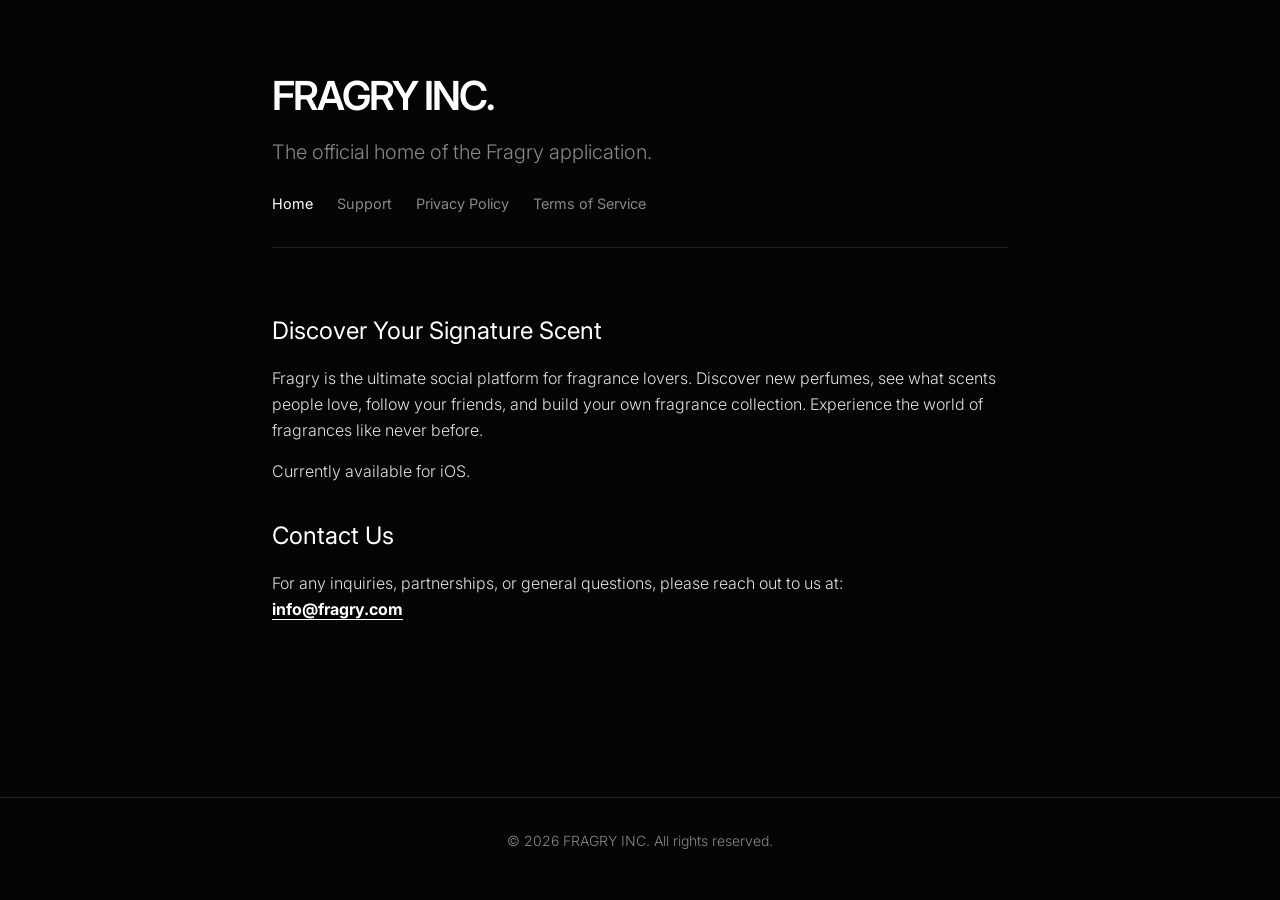
<file: index.html>
<!DOCTYPE html>
<html lang="en">

<head>
    <meta charset="UTF-8">
    <meta name="viewport" content="width=device-width, initial-scale=1.0">
    <title>Fragry - Social Fragrance Discovery</title>
    <meta name="description"
        content="Official website for FRAGRY INC. Discover, review, and share your favorite fragrances with Fragry.">
    <link rel="stylesheet" href="style.css">
</head>

<body>
    <div class="container">
        <header>
            <h1>FRAGRY INC.</h1>
            <p class="lead">The official home of the Fragry application.</p>
            <nav class="nav-links">
                <a href="index.html" style="color: var(--accent-color);">Home</a>
                <a href="support.html">Support</a>
                <a href="privacy.html">Privacy Policy</a>
                <a href="terms.html">Terms of Service</a>
            </nav>
        </header>

        <main class="content-block">
            <h2>Discover Your Signature Scent</h2>
            <p>
                Fragry is the ultimate social platform for fragrance lovers. Discover new perfumes, see what scents
                people love, follow your friends, and build your own fragrance collection. Experience the world of
                fragrances like never before.
            </p>
            <p>
                Currently available for iOS.
            </p>

            <h2>Contact Us</h2>
            <p>
                For any inquiries, partnerships, or general questions, please reach out to us at:<br>
                <strong><a href="mailto:info@fragry.com">info@fragry.com</a></strong>
            </p>
        </main>
    </div>

    <footer>
        <p>&copy; 2026 FRAGRY INC. All rights reserved.</p>
    </footer>
</body>

</html>
</file>
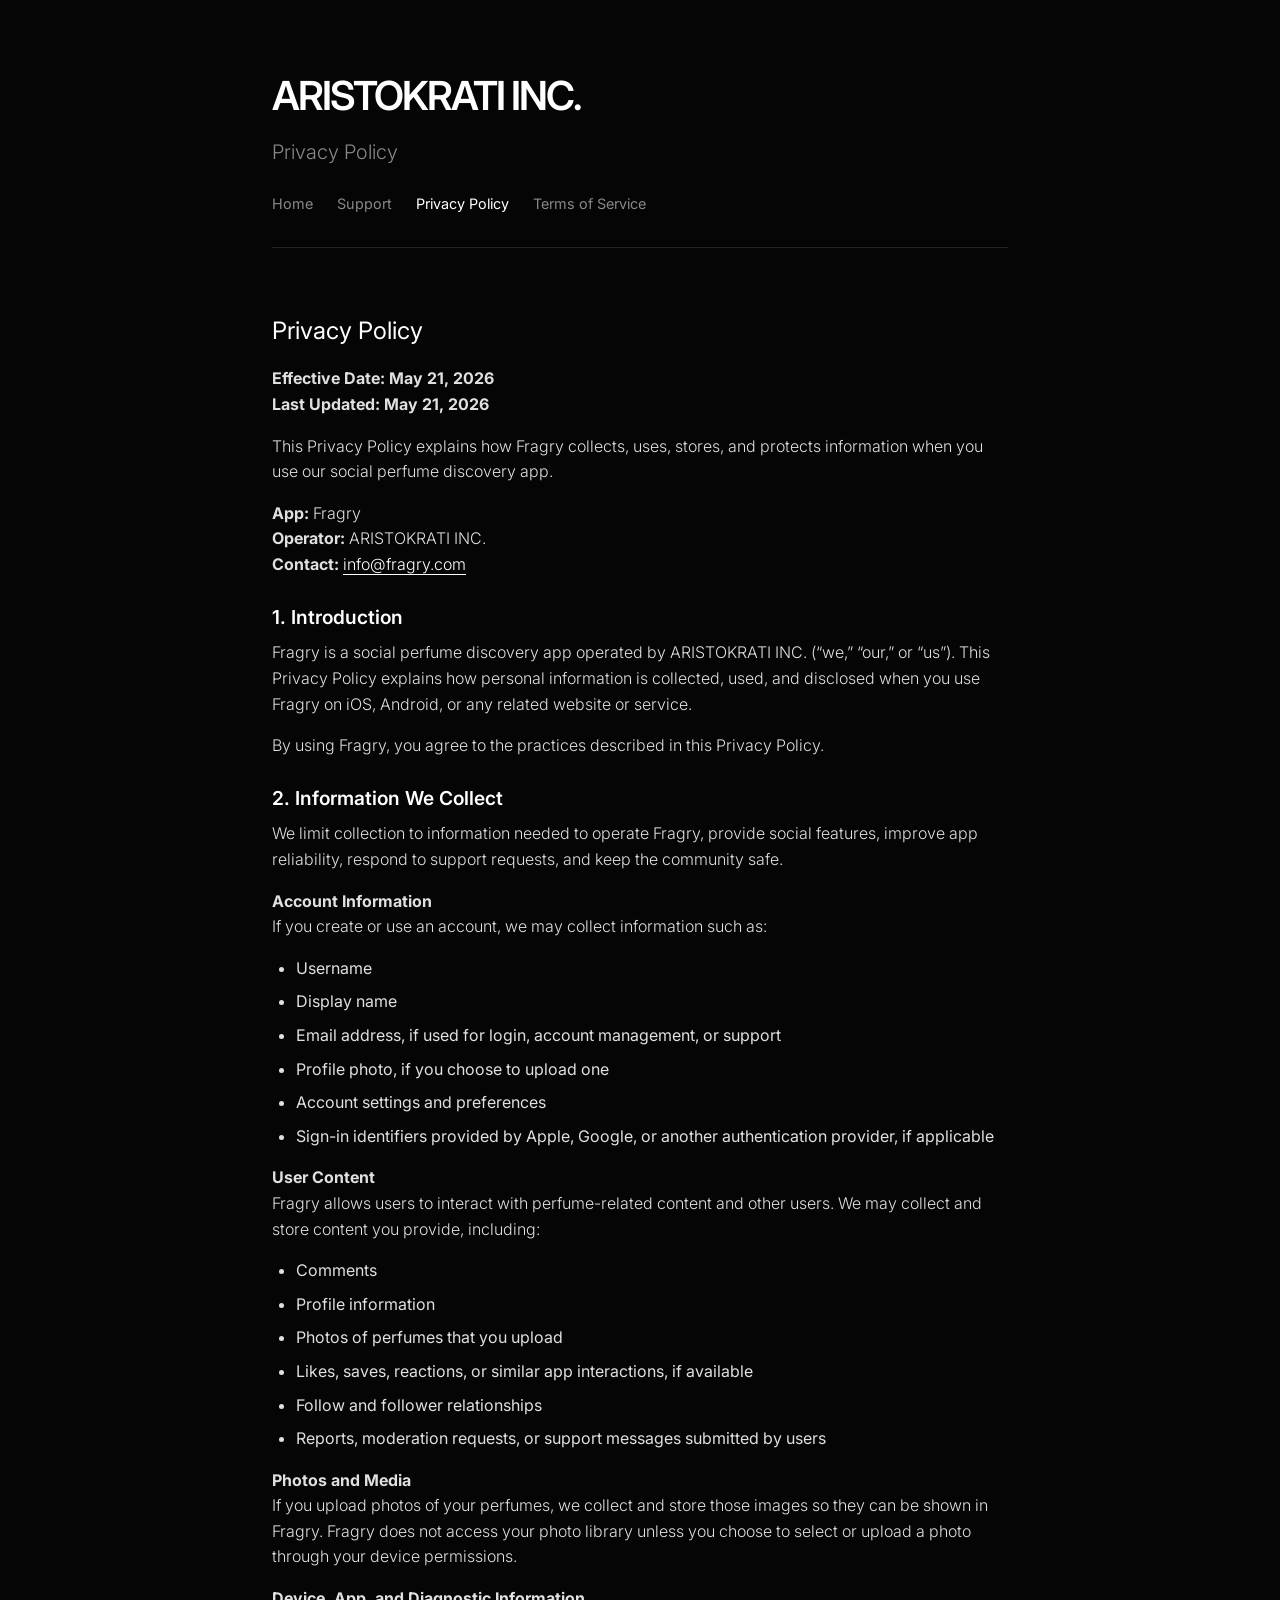
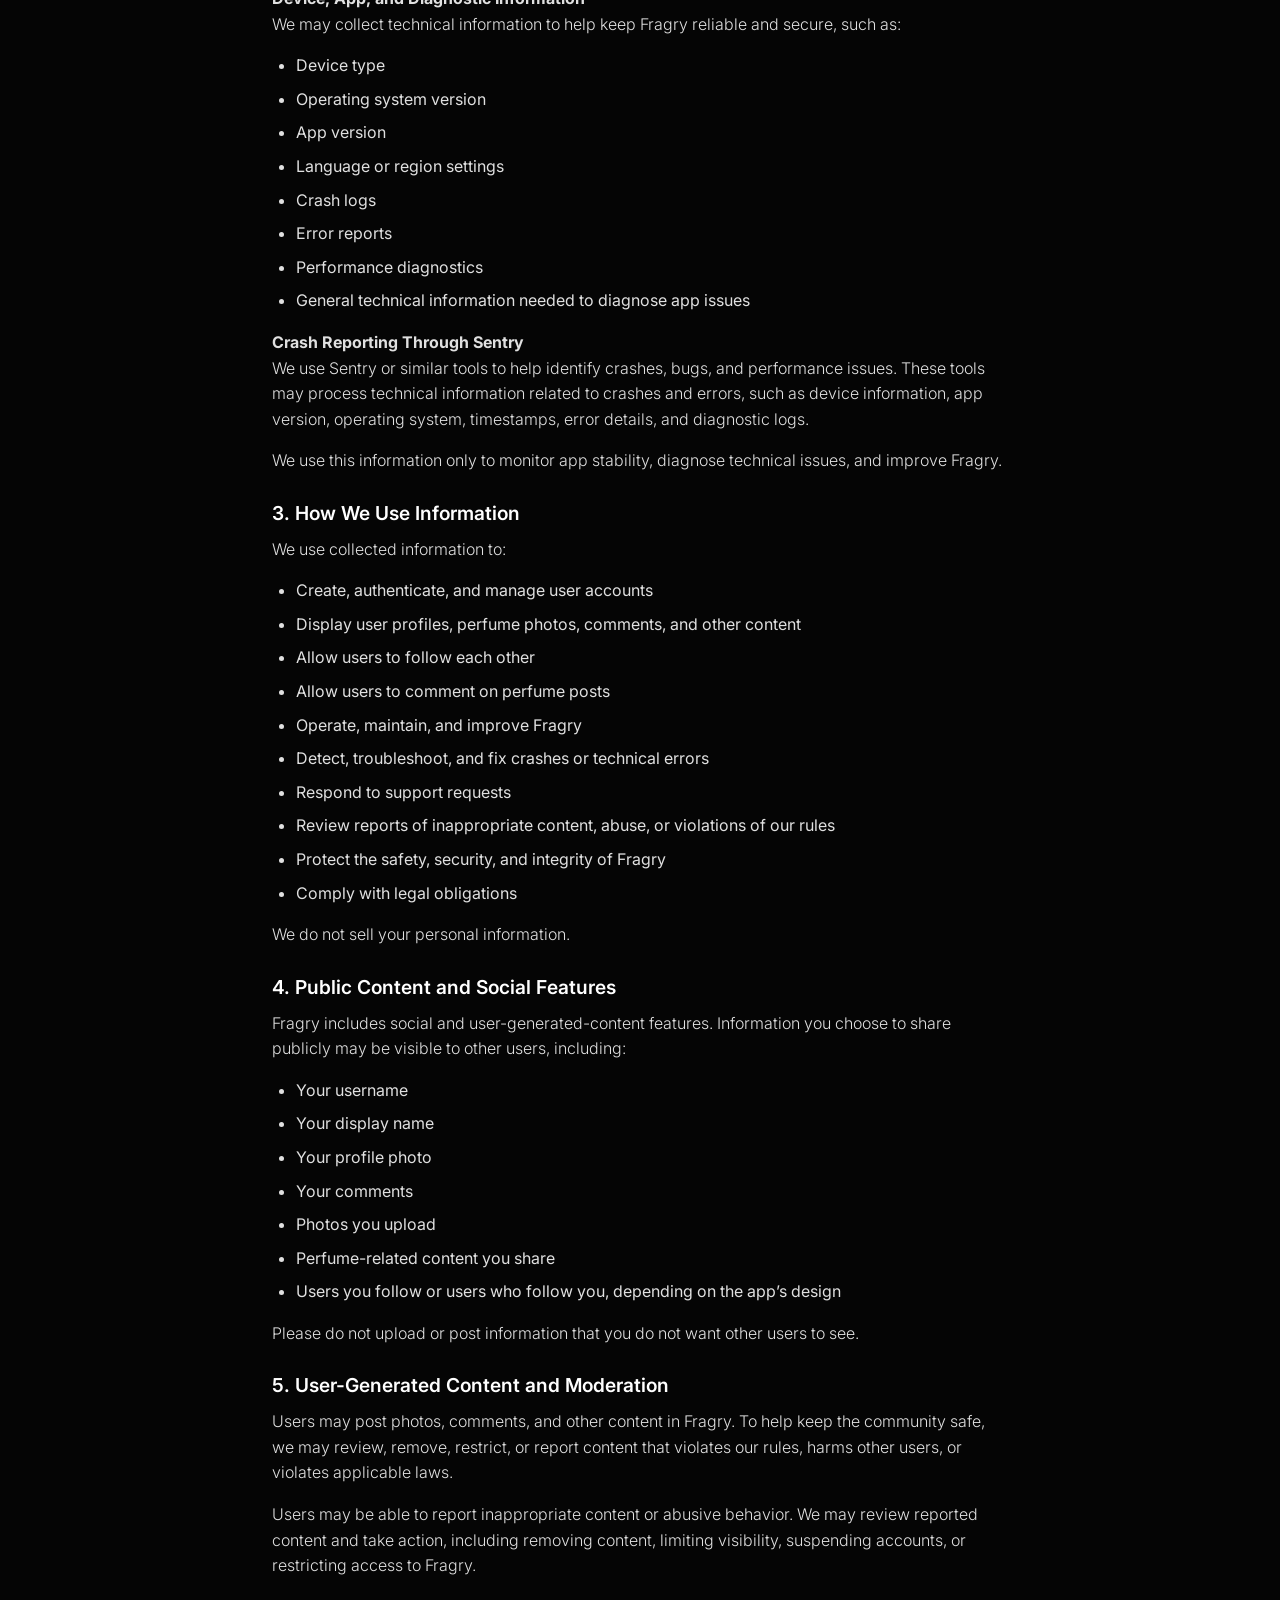
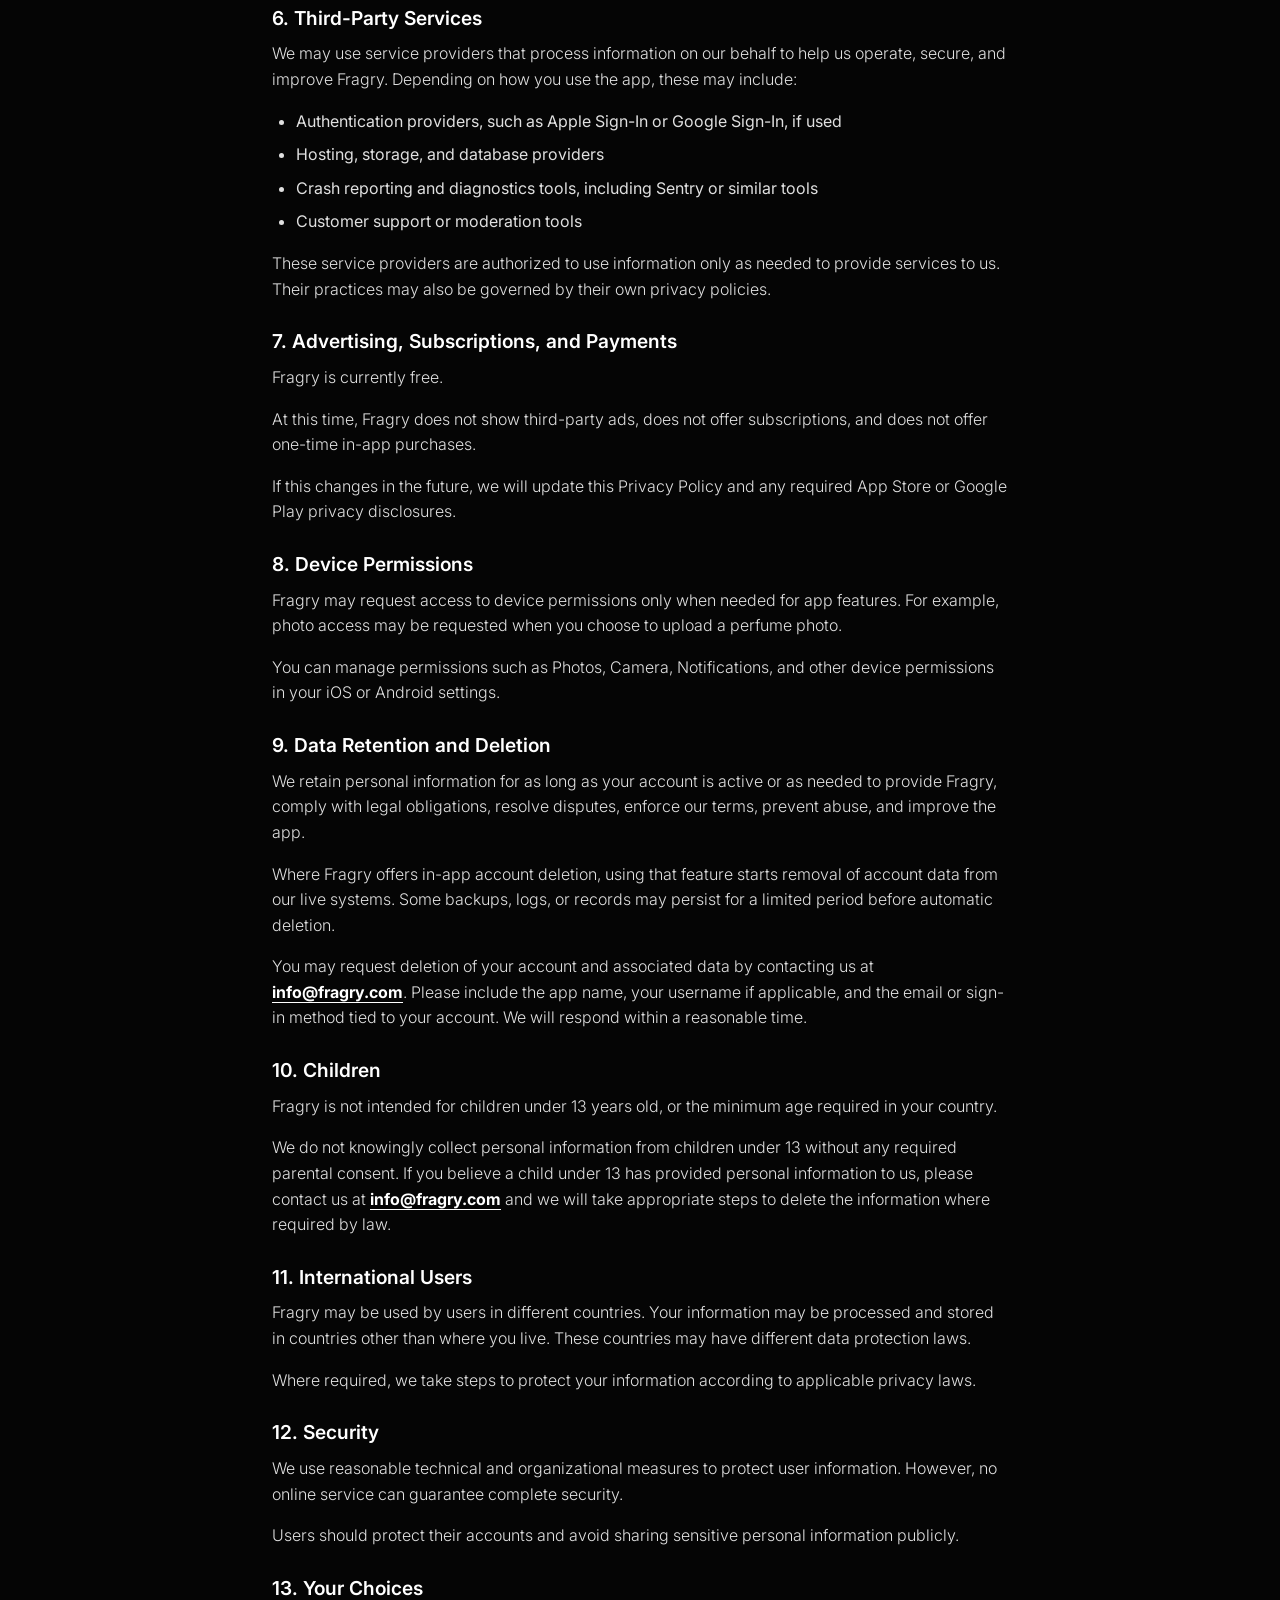
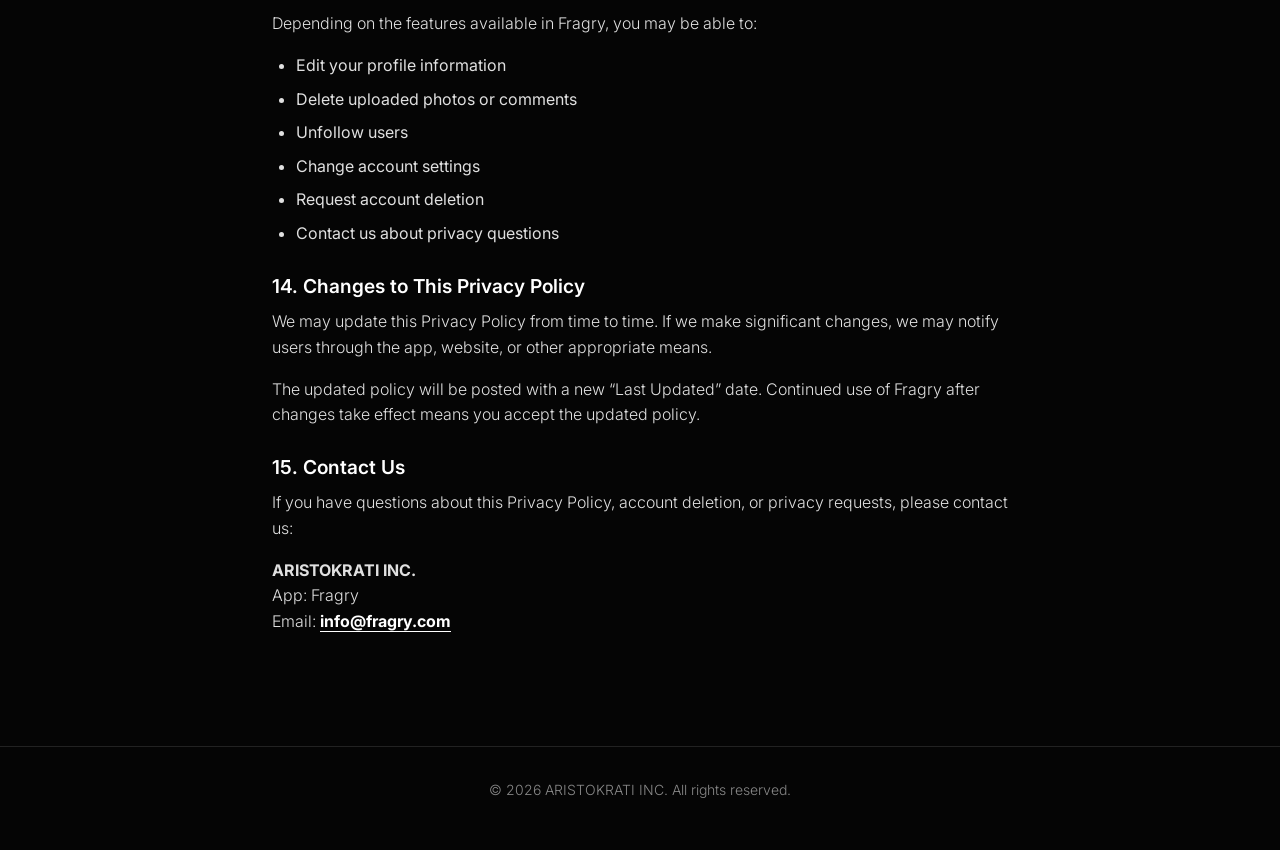
<file: privacy.html>
<!DOCTYPE html>
<html lang="en">

<head>
    <meta charset="UTF-8">
    <meta name="viewport" content="width=device-width, initial-scale=1.0">
    <title>Privacy Policy - Fragry</title>
    <meta name="description" content="Privacy Policy for the Fragry app by ARISTOKRATI INC.">
    <link rel="stylesheet" href="style.css">
</head>

<body>
    <div class="container">
        <header>
            <h1>ARISTOKRATI INC.</h1>
            <p class="lead">Privacy Policy</p>
            <nav class="nav-links">
                <a href="index.html">Home</a>
                <a href="support.html">Support</a>
                <a href="privacy.html" style="color: var(--accent-color);">Privacy Policy</a>
                <a href="terms.html">Terms of Service</a>
            </nav>
        </header>

        <main class="content-block">
            <h2>Privacy Policy</h2>
            <p><strong>Effective Date: May 21, 2026</strong><br><strong>Last Updated: May 21, 2026</strong></p>

            <p>
                This Privacy Policy explains how Fragry collects, uses, stores, and protects information when you use our social perfume discovery app.
            </p>

            <p>
                <strong>App:</strong> Fragry<br>
                <strong>Operator:</strong> ARISTOKRATI INC.<br>
                <strong>Contact:</strong> <a href="mailto:info@fragry.com">info@fragry.com</a>
            </p>

            <h3>1. Introduction</h3>
            <p>
                Fragry is a social perfume discovery app operated by ARISTOKRATI INC. (“we,” “our,” or “us”). This Privacy Policy explains how personal information is collected, used, and disclosed when you use Fragry on iOS, Android, or any related website or service.
            </p>
            <p>
                By using Fragry, you agree to the practices described in this Privacy Policy.
            </p>

            <h3>2. Information We Collect</h3>
            <p>
                We limit collection to information needed to operate Fragry, provide social features, improve app reliability, respond to support requests, and keep the community safe.
            </p>

            <h4>Account Information</h4>
            <p>If you create or use an account, we may collect information such as:</p>
            <ul>
                <li>Username</li>
                <li>Display name</li>
                <li>Email address, if used for login, account management, or support</li>
                <li>Profile photo, if you choose to upload one</li>
                <li>Account settings and preferences</li>
                <li>Sign-in identifiers provided by Apple, Google, or another authentication provider, if applicable</li>
            </ul>

            <h4>User Content</h4>
            <p>Fragry allows users to interact with perfume-related content and other users. We may collect and store content you provide, including:</p>
            <ul>
                <li>Comments</li>
                <li>Profile information</li>
                <li>Photos of perfumes that you upload</li>
                <li>Likes, saves, reactions, or similar app interactions, if available</li>
                <li>Follow and follower relationships</li>
                <li>Reports, moderation requests, or support messages submitted by users</li>
            </ul>

            <h4>Photos and Media</h4>
            <p>
                If you upload photos of your perfumes, we collect and store those images so they can be shown in Fragry. Fragry does not access your photo library unless you choose to select or upload a photo through your device permissions.
            </p>

            <h4>Device, App, and Diagnostic Information</h4>
            <p>We may collect technical information to help keep Fragry reliable and secure, such as:</p>
            <ul>
                <li>Device type</li>
                <li>Operating system version</li>
                <li>App version</li>
                <li>Language or region settings</li>
                <li>Crash logs</li>
                <li>Error reports</li>
                <li>Performance diagnostics</li>
                <li>General technical information needed to diagnose app issues</li>
            </ul>

            <h4>Crash Reporting Through Sentry</h4>
            <p>
                We use Sentry or similar tools to help identify crashes, bugs, and performance issues. These tools may process technical information related to crashes and errors, such as device information, app version, operating system, timestamps, error details, and diagnostic logs.
            </p>
            <p>
                We use this information only to monitor app stability, diagnose technical issues, and improve Fragry.
            </p>

            <h3>3. How We Use Information</h3>
            <p>We use collected information to:</p>
            <ul>
                <li>Create, authenticate, and manage user accounts</li>
                <li>Display user profiles, perfume photos, comments, and other content</li>
                <li>Allow users to follow each other</li>
                <li>Allow users to comment on perfume posts</li>
                <li>Operate, maintain, and improve Fragry</li>
                <li>Detect, troubleshoot, and fix crashes or technical errors</li>
                <li>Respond to support requests</li>
                <li>Review reports of inappropriate content, abuse, or violations of our rules</li>
                <li>Protect the safety, security, and integrity of Fragry</li>
                <li>Comply with legal obligations</li>
            </ul>
            <p>We do not sell your personal information.</p>

            <h3>4. Public Content and Social Features</h3>
            <p>Fragry includes social and user-generated-content features. Information you choose to share publicly may be visible to other users, including:</p>
            <ul>
                <li>Your username</li>
                <li>Your display name</li>
                <li>Your profile photo</li>
                <li>Your comments</li>
                <li>Photos you upload</li>
                <li>Perfume-related content you share</li>
                <li>Users you follow or users who follow you, depending on the app’s design</li>
            </ul>
            <p>Please do not upload or post information that you do not want other users to see.</p>

            <h3>5. User-Generated Content and Moderation</h3>
            <p>
                Users may post photos, comments, and other content in Fragry. To help keep the community safe, we may review, remove, restrict, or report content that violates our rules, harms other users, or violates applicable laws.
            </p>
            <p>
                Users may be able to report inappropriate content or abusive behavior. We may review reported content and take action, including removing content, limiting visibility, suspending accounts, or restricting access to Fragry.
            </p>

            <h3>6. Third-Party Services</h3>
            <p>
                We may use service providers that process information on our behalf to help us operate, secure, and improve Fragry. Depending on how you use the app, these may include:
            </p>
            <ul>
                <li>Authentication providers, such as Apple Sign-In or Google Sign-In, if used</li>
                <li>Hosting, storage, and database providers</li>
                <li>Crash reporting and diagnostics tools, including Sentry or similar tools</li>
                <li>Customer support or moderation tools</li>
            </ul>
            <p>
                These service providers are authorized to use information only as needed to provide services to us. Their practices may also be governed by their own privacy policies.
            </p>

            <h3>7. Advertising, Subscriptions, and Payments</h3>
            <p>Fragry is currently free.</p>
            <p>At this time, Fragry does not show third-party ads, does not offer subscriptions, and does not offer one-time in-app purchases.</p>
            <p>If this changes in the future, we will update this Privacy Policy and any required App Store or Google Play privacy disclosures.</p>

            <h3>8. Device Permissions</h3>
            <p>
                Fragry may request access to device permissions only when needed for app features. For example, photo access may be requested when you choose to upload a perfume photo.
            </p>
            <p>
                You can manage permissions such as Photos, Camera, Notifications, and other device permissions in your iOS or Android settings.
            </p>

            <h3>9. Data Retention and Deletion</h3>
            <p>
                We retain personal information for as long as your account is active or as needed to provide Fragry, comply with legal obligations, resolve disputes, enforce our terms, prevent abuse, and improve the app.
            </p>
            <p>
                Where Fragry offers in-app account deletion, using that feature starts removal of account data from our live systems. Some backups, logs, or records may persist for a limited period before automatic deletion.
            </p>
            <p>
                You may request deletion of your account and associated data by contacting us at <strong><a href="mailto:info@fragry.com">info@fragry.com</a></strong>. Please include the app name, your username if applicable, and the email or sign-in method tied to your account. We will respond within a reasonable time.
            </p>

            <h3>10. Children</h3>
            <p>Fragry is not intended for children under 13 years old, or the minimum age required in your country.</p>
            <p>
                We do not knowingly collect personal information from children under 13 without any required parental consent. If you believe a child under 13 has provided personal information to us, please contact us at <strong><a href="mailto:info@fragry.com">info@fragry.com</a></strong> and we will take appropriate steps to delete the information where required by law.
            </p>

            <h3>11. International Users</h3>
            <p>
                Fragry may be used by users in different countries. Your information may be processed and stored in countries other than where you live. These countries may have different data protection laws.
            </p>
            <p>
                Where required, we take steps to protect your information according to applicable privacy laws.
            </p>

            <h3>12. Security</h3>
            <p>
                We use reasonable technical and organizational measures to protect user information. However, no online service can guarantee complete security.
            </p>
            <p>
                Users should protect their accounts and avoid sharing sensitive personal information publicly.
            </p>

            <h3>13. Your Choices</h3>
            <p>Depending on the features available in Fragry, you may be able to:</p>
            <ul>
                <li>Edit your profile information</li>
                <li>Delete uploaded photos or comments</li>
                <li>Unfollow users</li>
                <li>Change account settings</li>
                <li>Request account deletion</li>
                <li>Contact us about privacy questions</li>
            </ul>

            <h3>14. Changes to This Privacy Policy</h3>
            <p>
                We may update this Privacy Policy from time to time. If we make significant changes, we may notify users through the app, website, or other appropriate means.
            </p>
            <p>
                The updated policy will be posted with a new “Last Updated” date. Continued use of Fragry after changes take effect means you accept the updated policy.
            </p>

            <h3>15. Contact Us</h3>
            <p>If you have questions about this Privacy Policy, account deletion, or privacy requests, please contact us:</p>
            <p>
                <strong>ARISTOKRATI INC.</strong><br>
                App: Fragry<br>
                Email: <strong><a href="mailto:info@fragry.com">info@fragry.com</a></strong>
            </p>
        </main>
    </div>

    <footer>
        <p>&copy; 2026 ARISTOKRATI INC. All rights reserved.</p>
    </footer>
</body>

</html>
</file>
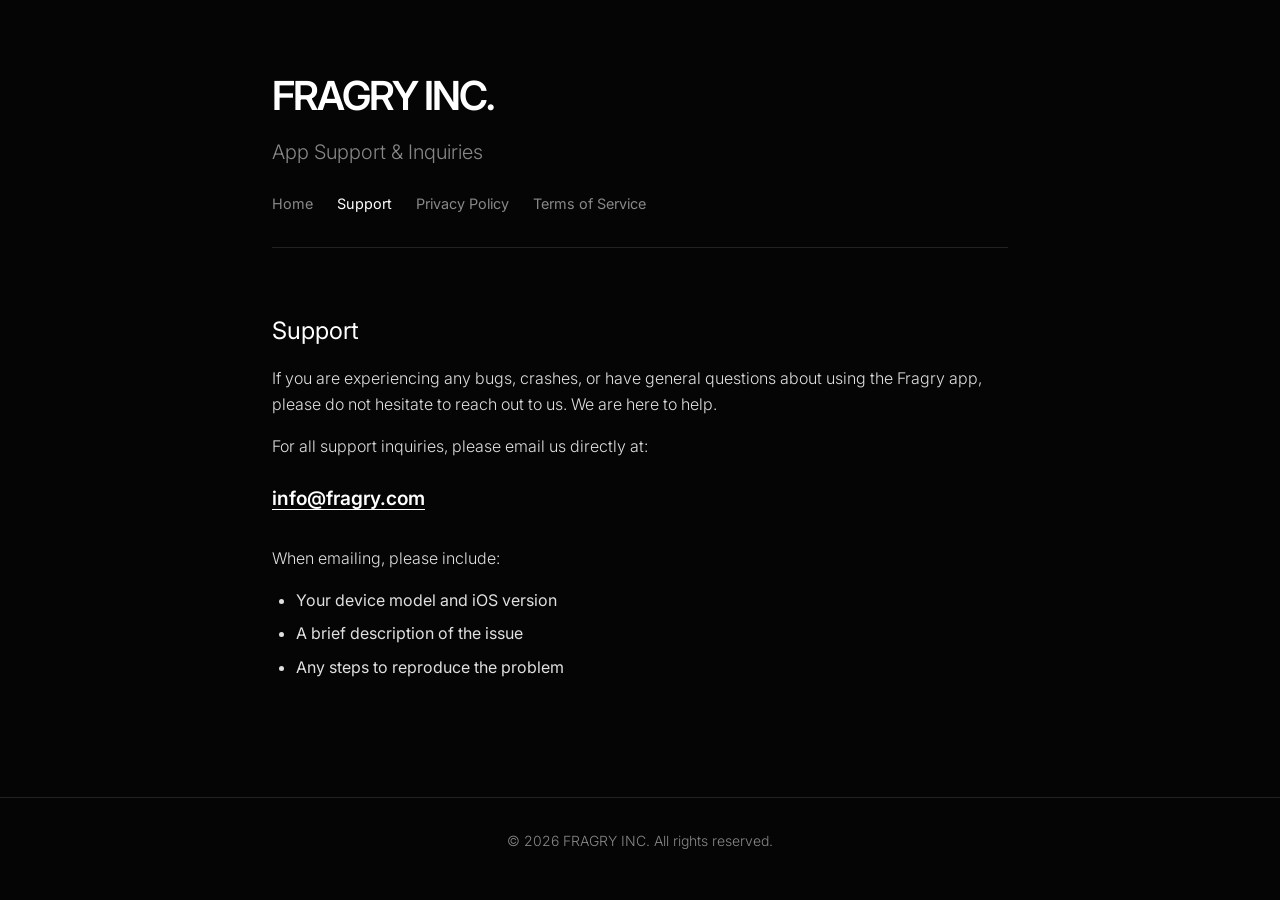
<file: support.html>
<!DOCTYPE html>
<html lang="en">

<head>
    <meta charset="UTF-8">
    <meta name="viewport" content="width=device-width, initial-scale=1.0">
    <title>Support - Fragry</title>
    <meta name="description" content="Support and contact information for the Fragry app by FRAGRY INC.">
    <link rel="stylesheet" href="style.css">
</head>

<body>
    <div class="container">
        <header>
            <h1>FRAGRY INC.</h1>
            <p class="lead">App Support & Inquiries</p>
            <nav class="nav-links">
                <a href="index.html">Home</a>
                <a href="support.html" style="color: var(--accent-color);">Support</a>
                <a href="privacy.html">Privacy Policy</a>
                <a href="terms.html">Terms of Service</a>
            </nav>
        </header>

        <main class="content-block">
            <h2>Support</h2>
            <p>
                If you are experiencing any bugs, crashes, or have general questions about using the Fragry app, please
                do not hesitate to reach out to us. We are here to help.
            </p>
            <p>
                For all support inquiries, please email us directly at:
            </p>
            <h3><a href="mailto:info@fragry.com">info@fragry.com</a></h3>
            <p style="margin-top: 2rem;">
                When emailing, please include:
            </p>
            <ul>
                <li>Your device model and iOS version</li>
                <li>A brief description of the issue</li>
                <li>Any steps to reproduce the problem</li>
            </ul>
        </main>
    </div>

    <footer>
        <p>&copy; 2026 FRAGRY INC. All rights reserved.</p>
    </footer>
</body>

</html>
</file>
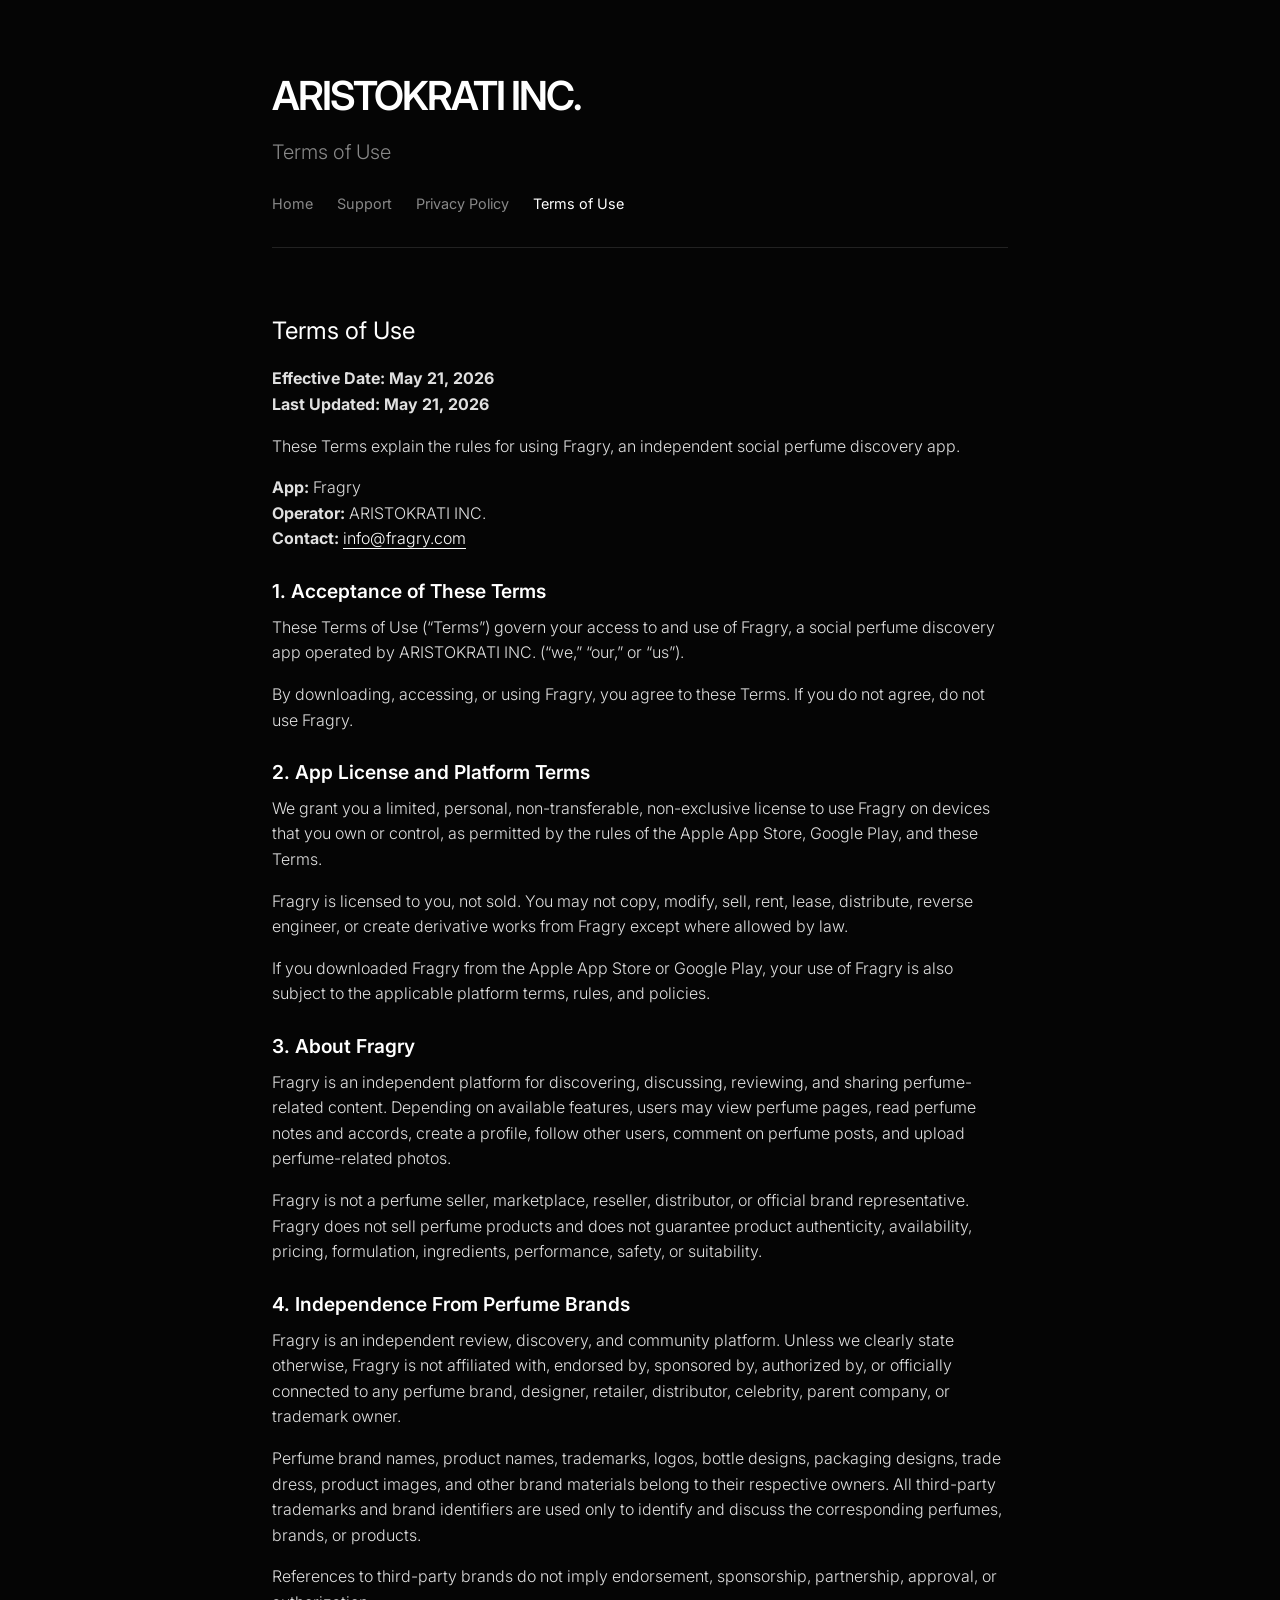
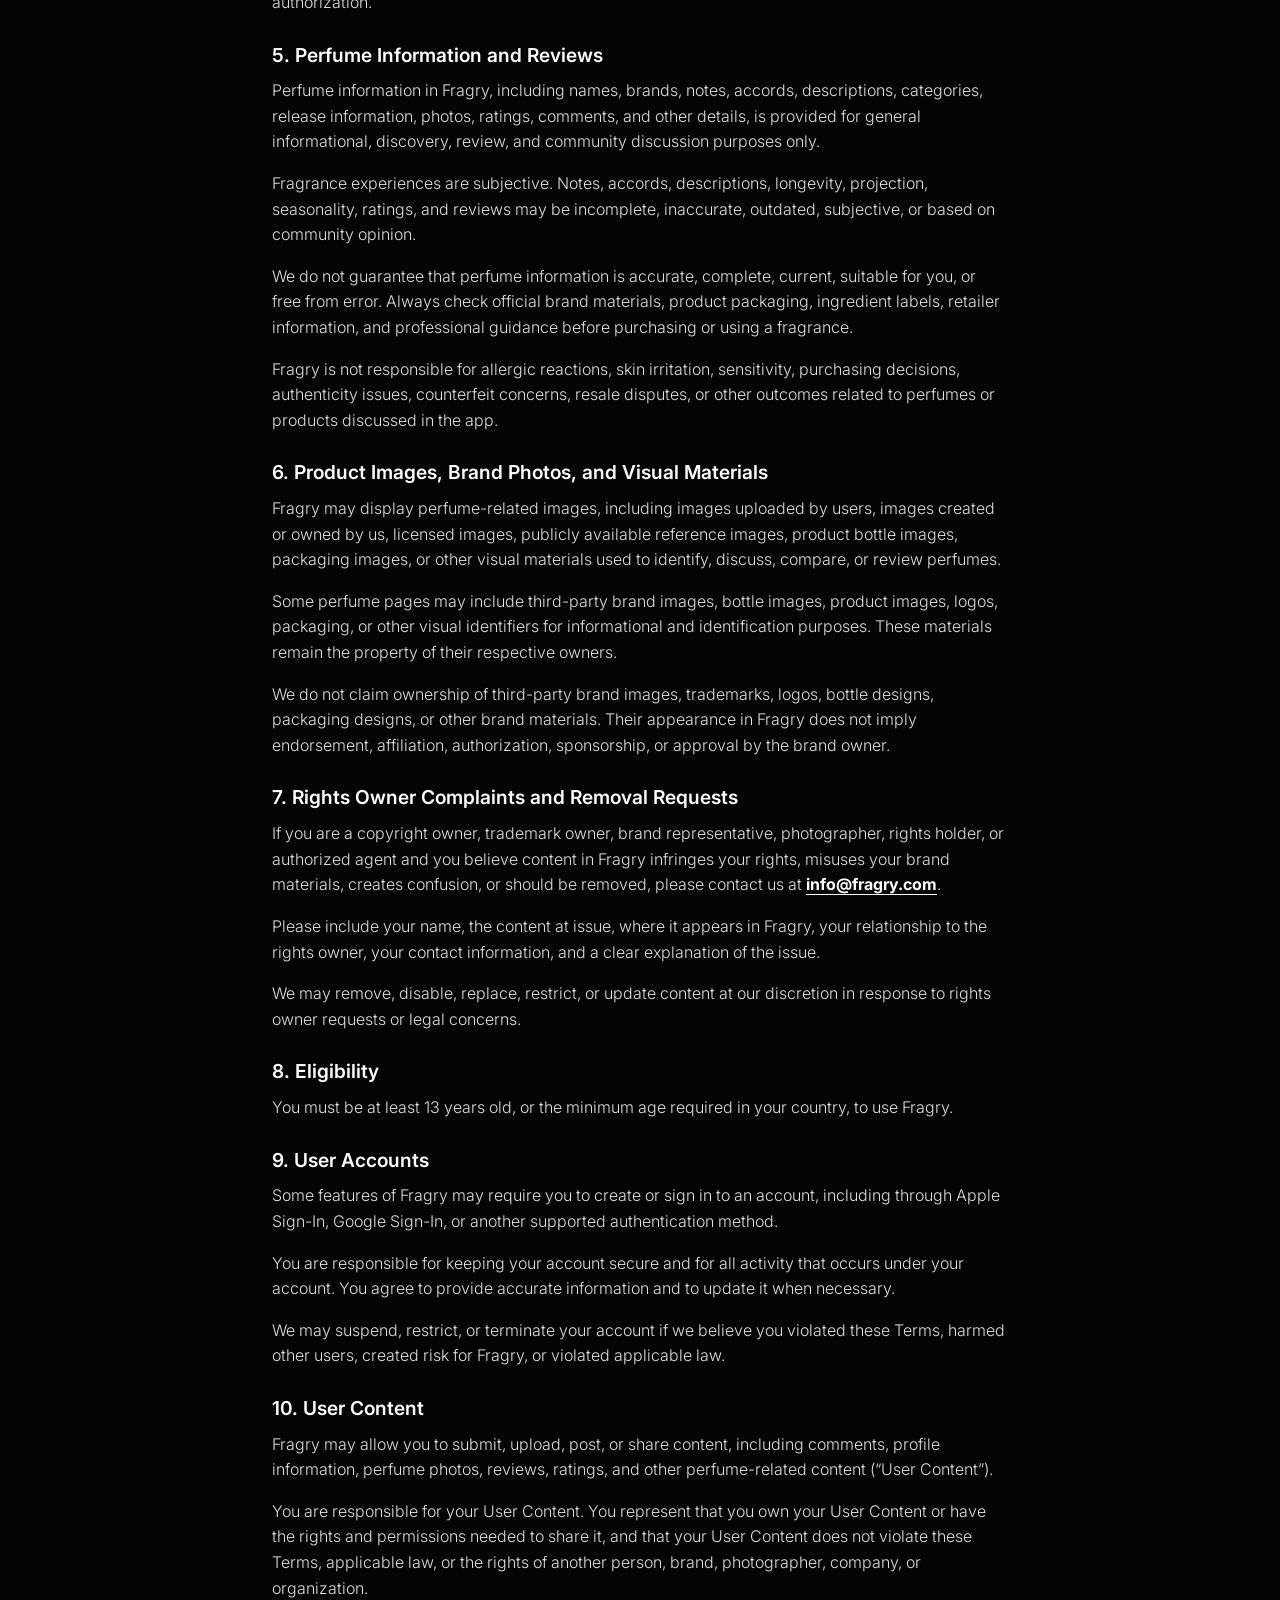
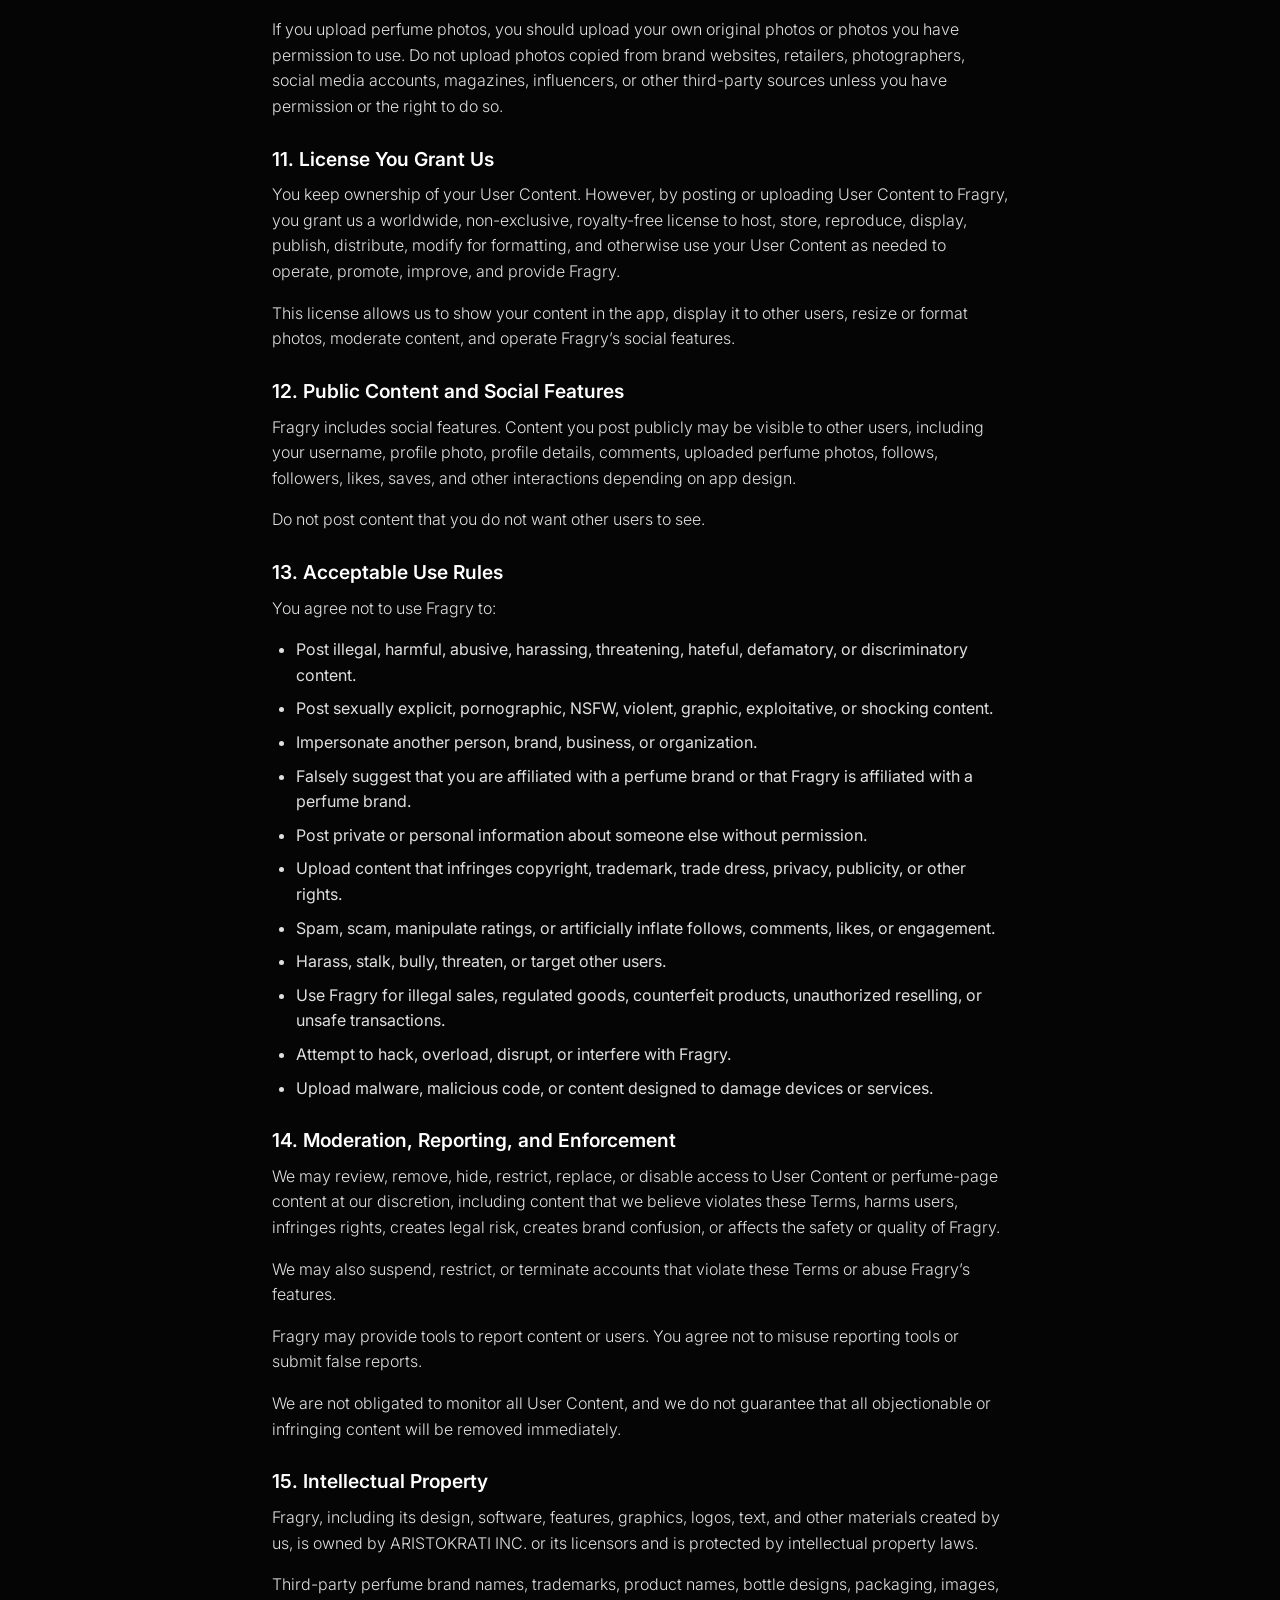
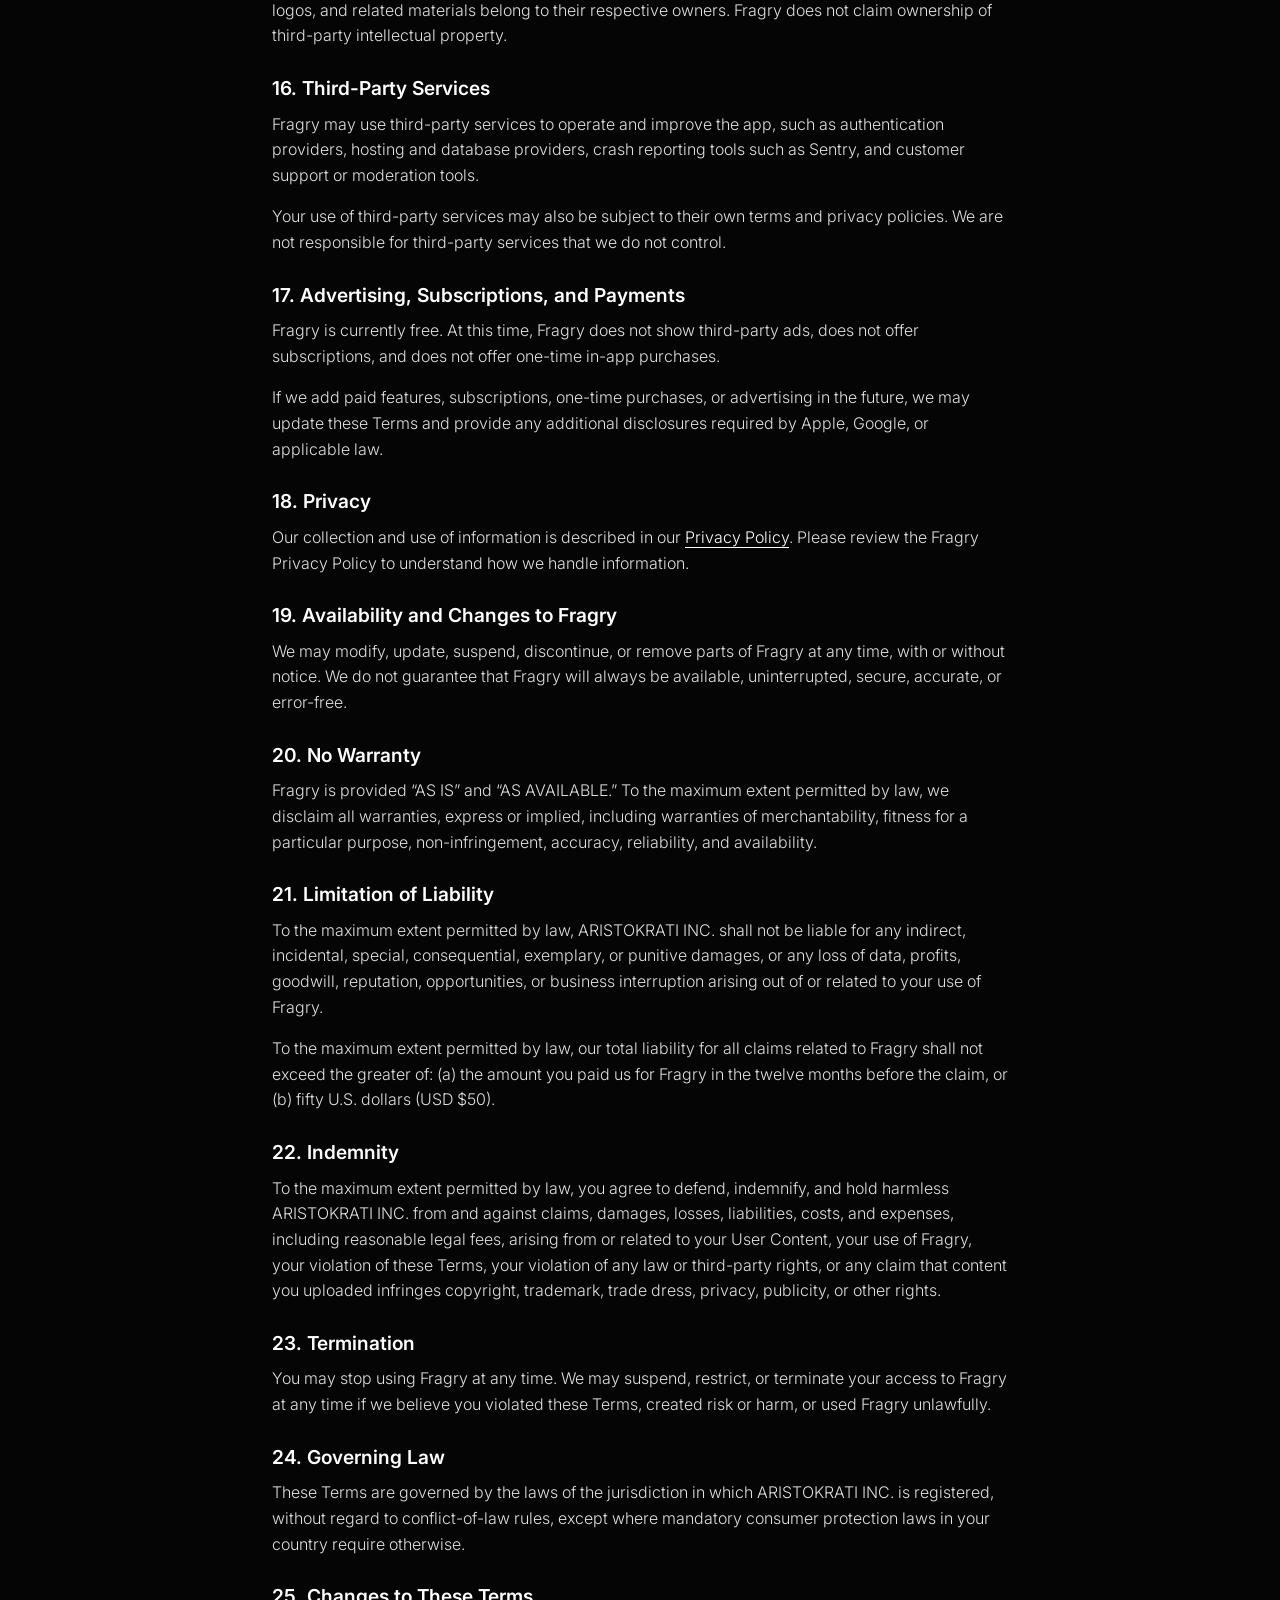
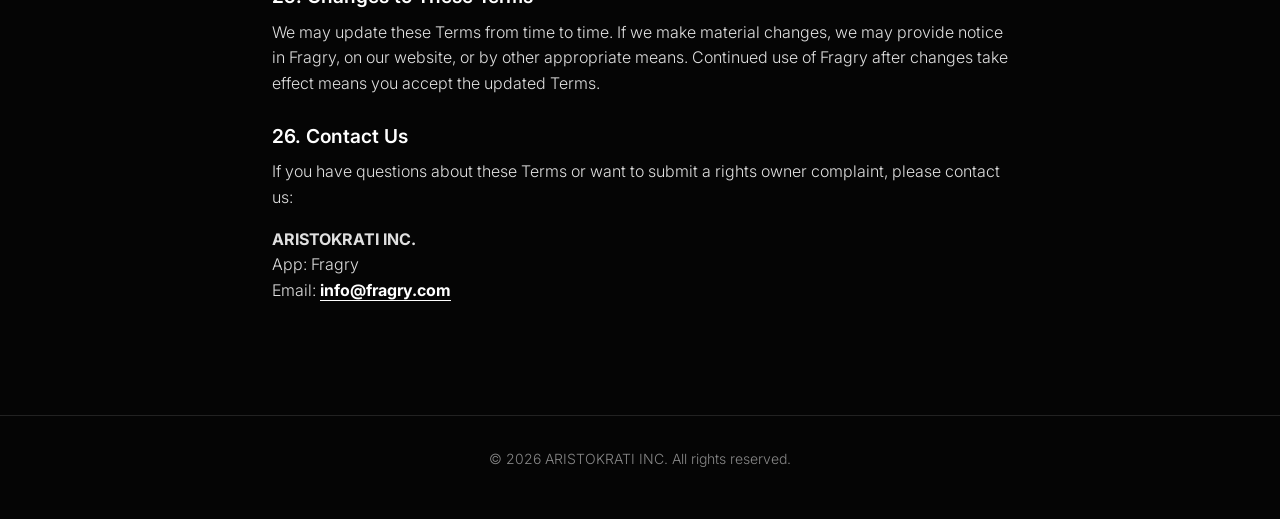
<file: terms.html>
<!DOCTYPE html>
<html lang="en">

<head>
    <meta charset="UTF-8">
    <meta name="viewport" content="width=device-width, initial-scale=1.0">
    <title>Terms of Use - Fragry</title>
    <meta name="description" content="Terms of Use for the Fragry app by ARISTOKRATI INC.">
    <link rel="stylesheet" href="style.css">
</head>

<body>
    <div class="container">
        <header>
            <h1>ARISTOKRATI INC.</h1>
            <p class="lead">Terms of Use</p>
            <nav class="nav-links">
                <a href="index.html">Home</a>
                <a href="support.html">Support</a>
                <a href="privacy.html">Privacy Policy</a>
                <a href="terms.html" style="color: var(--accent-color);">Terms of Use</a>
            </nav>
        </header>

        <main class="content-block">
            <h2>Terms of Use</h2>
            <p><strong>Effective Date: May 21, 2026</strong><br><strong>Last Updated: May 21, 2026</strong></p>

            <p>
                These Terms explain the rules for using Fragry, an independent social perfume discovery app.
            </p>

            <p>
                <strong>App:</strong> Fragry<br>
                <strong>Operator:</strong> ARISTOKRATI INC.<br>
                <strong>Contact:</strong> <a href="mailto:info@fragry.com">info@fragry.com</a>
            </p>

            <h3>1. Acceptance of These Terms</h3>
            <p>
                These Terms of Use (“Terms”) govern your access to and use of Fragry, a social perfume discovery app operated by ARISTOKRATI INC. (“we,” “our,” or “us”).
            </p>
            <p>
                By downloading, accessing, or using Fragry, you agree to these Terms. If you do not agree, do not use Fragry.
            </p>

            <h3>2. App License and Platform Terms</h3>
            <p>
                We grant you a limited, personal, non-transferable, non-exclusive license to use Fragry on devices that you own or control, as permitted by the rules of the Apple App Store, Google Play, and these Terms.
            </p>
            <p>
                Fragry is licensed to you, not sold. You may not copy, modify, sell, rent, lease, distribute, reverse engineer, or create derivative works from Fragry except where allowed by law.
            </p>
            <p>
                If you downloaded Fragry from the Apple App Store or Google Play, your use of Fragry is also subject to the applicable platform terms, rules, and policies.
            </p>

            <h3>3. About Fragry</h3>
            <p>
                Fragry is an independent platform for discovering, discussing, reviewing, and sharing perfume-related content. Depending on available features, users may view perfume pages, read perfume notes and accords, create a profile, follow other users, comment on perfume posts, and upload perfume-related photos.
            </p>
            <p>
                Fragry is not a perfume seller, marketplace, reseller, distributor, or official brand representative. Fragry does not sell perfume products and does not guarantee product authenticity, availability, pricing, formulation, ingredients, performance, safety, or suitability.
            </p>

            <h3>4. Independence From Perfume Brands</h3>
            <p>
                Fragry is an independent review, discovery, and community platform. Unless we clearly state otherwise, Fragry is not affiliated with, endorsed by, sponsored by, authorized by, or officially connected to any perfume brand, designer, retailer, distributor, celebrity, parent company, or trademark owner.
            </p>
            <p>
                Perfume brand names, product names, trademarks, logos, bottle designs, packaging designs, trade dress, product images, and other brand materials belong to their respective owners. All third-party trademarks and brand identifiers are used only to identify and discuss the corresponding perfumes, brands, or products.
            </p>
            <p>
                References to third-party brands do not imply endorsement, sponsorship, partnership, approval, or authorization.
            </p>

            <h3>5. Perfume Information and Reviews</h3>
            <p>
                Perfume information in Fragry, including names, brands, notes, accords, descriptions, categories, release information, photos, ratings, comments, and other details, is provided for general informational, discovery, review, and community discussion purposes only.
            </p>
            <p>
                Fragrance experiences are subjective. Notes, accords, descriptions, longevity, projection, seasonality, ratings, and reviews may be incomplete, inaccurate, outdated, subjective, or based on community opinion.
            </p>
            <p>
                We do not guarantee that perfume information is accurate, complete, current, suitable for you, or free from error. Always check official brand materials, product packaging, ingredient labels, retailer information, and professional guidance before purchasing or using a fragrance.
            </p>
            <p>
                Fragry is not responsible for allergic reactions, skin irritation, sensitivity, purchasing decisions, authenticity issues, counterfeit concerns, resale disputes, or other outcomes related to perfumes or products discussed in the app.
            </p>

            <h3>6. Product Images, Brand Photos, and Visual Materials</h3>
            <p>
                Fragry may display perfume-related images, including images uploaded by users, images created or owned by us, licensed images, publicly available reference images, product bottle images, packaging images, or other visual materials used to identify, discuss, compare, or review perfumes.
            </p>
            <p>
                Some perfume pages may include third-party brand images, bottle images, product images, logos, packaging, or other visual identifiers for informational and identification purposes. These materials remain the property of their respective owners.
            </p>
            <p>
                We do not claim ownership of third-party brand images, trademarks, logos, bottle designs, packaging designs, or other brand materials. Their appearance in Fragry does not imply endorsement, affiliation, authorization, sponsorship, or approval by the brand owner.
            </p>

            <h3>7. Rights Owner Complaints and Removal Requests</h3>
            <p>
                If you are a copyright owner, trademark owner, brand representative, photographer, rights holder, or authorized agent and you believe content in Fragry infringes your rights, misuses your brand materials, creates confusion, or should be removed, please contact us at <strong><a href="mailto:info@fragry.com">info@fragry.com</a></strong>.
            </p>
            <p>
                Please include your name, the content at issue, where it appears in Fragry, your relationship to the rights owner, your contact information, and a clear explanation of the issue.
            </p>
            <p>
                We may remove, disable, replace, restrict, or update content at our discretion in response to rights owner requests or legal concerns.
            </p>

            <h3>8. Eligibility</h3>
            <p>
                You must be at least 13 years old, or the minimum age required in your country, to use Fragry.
            </p>

            <h3>9. User Accounts</h3>
            <p>
                Some features of Fragry may require you to create or sign in to an account, including through Apple Sign-In, Google Sign-In, or another supported authentication method.
            </p>
            <p>
                You are responsible for keeping your account secure and for all activity that occurs under your account. You agree to provide accurate information and to update it when necessary.
            </p>
            <p>
                We may suspend, restrict, or terminate your account if we believe you violated these Terms, harmed other users, created risk for Fragry, or violated applicable law.
            </p>

            <h3>10. User Content</h3>
            <p>
                Fragry may allow you to submit, upload, post, or share content, including comments, profile information, perfume photos, reviews, ratings, and other perfume-related content (“User Content”).
            </p>
            <p>
                You are responsible for your User Content. You represent that you own your User Content or have the rights and permissions needed to share it, and that your User Content does not violate these Terms, applicable law, or the rights of another person, brand, photographer, company, or organization.
            </p>
            <p>
                If you upload perfume photos, you should upload your own original photos or photos you have permission to use. Do not upload photos copied from brand websites, retailers, photographers, social media accounts, magazines, influencers, or other third-party sources unless you have permission or the right to do so.
            </p>

            <h3>11. License You Grant Us</h3>
            <p>
                You keep ownership of your User Content. However, by posting or uploading User Content to Fragry, you grant us a worldwide, non-exclusive, royalty-free license to host, store, reproduce, display, publish, distribute, modify for formatting, and otherwise use your User Content as needed to operate, promote, improve, and provide Fragry.
            </p>
            <p>
                This license allows us to show your content in the app, display it to other users, resize or format photos, moderate content, and operate Fragry’s social features.
            </p>

            <h3>12. Public Content and Social Features</h3>
            <p>
                Fragry includes social features. Content you post publicly may be visible to other users, including your username, profile photo, profile details, comments, uploaded perfume photos, follows, followers, likes, saves, and other interactions depending on app design.
            </p>
            <p>
                Do not post content that you do not want other users to see.
            </p>

            <h3>13. Acceptable Use Rules</h3>
            <p>You agree not to use Fragry to:</p>
            <ul>
                <li>Post illegal, harmful, abusive, harassing, threatening, hateful, defamatory, or discriminatory content.</li>
                <li>Post sexually explicit, pornographic, NSFW, violent, graphic, exploitative, or shocking content.</li>
                <li>Impersonate another person, brand, business, or organization.</li>
                <li>Falsely suggest that you are affiliated with a perfume brand or that Fragry is affiliated with a perfume brand.</li>
                <li>Post private or personal information about someone else without permission.</li>
                <li>Upload content that infringes copyright, trademark, trade dress, privacy, publicity, or other rights.</li>
                <li>Spam, scam, manipulate ratings, or artificially inflate follows, comments, likes, or engagement.</li>
                <li>Harass, stalk, bully, threaten, or target other users.</li>
                <li>Use Fragry for illegal sales, regulated goods, counterfeit products, unauthorized reselling, or unsafe transactions.</li>
                <li>Attempt to hack, overload, disrupt, or interfere with Fragry.</li>
                <li>Upload malware, malicious code, or content designed to damage devices or services.</li>
            </ul>

            <h3>14. Moderation, Reporting, and Enforcement</h3>
            <p>
                We may review, remove, hide, restrict, replace, or disable access to User Content or perfume-page content at our discretion, including content that we believe violates these Terms, harms users, infringes rights, creates legal risk, creates brand confusion, or affects the safety or quality of Fragry.
            </p>
            <p>
                We may also suspend, restrict, or terminate accounts that violate these Terms or abuse Fragry’s features.
            </p>
            <p>
                Fragry may provide tools to report content or users. You agree not to misuse reporting tools or submit false reports.
            </p>
            <p>
                We are not obligated to monitor all User Content, and we do not guarantee that all objectionable or infringing content will be removed immediately.
            </p>

            <h3>15. Intellectual Property</h3>
            <p>
                Fragry, including its design, software, features, graphics, logos, text, and other materials created by us, is owned by ARISTOKRATI INC. or its licensors and is protected by intellectual property laws.
            </p>
            <p>
                Third-party perfume brand names, trademarks, product names, bottle designs, packaging, images, logos, and related materials belong to their respective owners. Fragry does not claim ownership of third-party intellectual property.
            </p>

            <h3>16. Third-Party Services</h3>
            <p>
                Fragry may use third-party services to operate and improve the app, such as authentication providers, hosting and database providers, crash reporting tools such as Sentry, and customer support or moderation tools.
            </p>
            <p>
                Your use of third-party services may also be subject to their own terms and privacy policies. We are not responsible for third-party services that we do not control.
            </p>

            <h3>17. Advertising, Subscriptions, and Payments</h3>
            <p>
                Fragry is currently free. At this time, Fragry does not show third-party ads, does not offer subscriptions, and does not offer one-time in-app purchases.
            </p>
            <p>
                If we add paid features, subscriptions, one-time purchases, or advertising in the future, we may update these Terms and provide any additional disclosures required by Apple, Google, or applicable law.
            </p>

            <h3>18. Privacy</h3>
            <p>
                Our collection and use of information is described in our <a href="privacy.html">Privacy Policy</a>. Please review the Fragry Privacy Policy to understand how we handle information.
            </p>

            <h3>19. Availability and Changes to Fragry</h3>
            <p>
                We may modify, update, suspend, discontinue, or remove parts of Fragry at any time, with or without notice. We do not guarantee that Fragry will always be available, uninterrupted, secure, accurate, or error-free.
            </p>

            <h3>20. No Warranty</h3>
            <p>
                Fragry is provided “AS IS” and “AS AVAILABLE.” To the maximum extent permitted by law, we disclaim all warranties, express or implied, including warranties of merchantability, fitness for a particular purpose, non-infringement, accuracy, reliability, and availability.
            </p>

            <h3>21. Limitation of Liability</h3>
            <p>
                To the maximum extent permitted by law, ARISTOKRATI INC. shall not be liable for any indirect, incidental, special, consequential, exemplary, or punitive damages, or any loss of data, profits, goodwill, reputation, opportunities, or business interruption arising out of or related to your use of Fragry.
            </p>
            <p>
                To the maximum extent permitted by law, our total liability for all claims related to Fragry shall not exceed the greater of: (a) the amount you paid us for Fragry in the twelve months before the claim, or (b) fifty U.S. dollars (USD $50).
            </p>

            <h3>22. Indemnity</h3>
            <p>
                To the maximum extent permitted by law, you agree to defend, indemnify, and hold harmless ARISTOKRATI INC. from and against claims, damages, losses, liabilities, costs, and expenses, including reasonable legal fees, arising from or related to your User Content, your use of Fragry, your violation of these Terms, your violation of any law or third-party rights, or any claim that content you uploaded infringes copyright, trademark, trade dress, privacy, publicity, or other rights.
            </p>

            <h3>23. Termination</h3>
            <p>
                You may stop using Fragry at any time. We may suspend, restrict, or terminate your access to Fragry at any time if we believe you violated these Terms, created risk or harm, or used Fragry unlawfully.
            </p>

            <h3>24. Governing Law</h3>
            <p>
                These Terms are governed by the laws of the jurisdiction in which ARISTOKRATI INC. is registered, without regard to conflict-of-law rules, except where mandatory consumer protection laws in your country require otherwise.
            </p>

            <h3>25. Changes to These Terms</h3>
            <p>
                We may update these Terms from time to time. If we make material changes, we may provide notice in Fragry, on our website, or by other appropriate means. Continued use of Fragry after changes take effect means you accept the updated Terms.
            </p>

            <h3>26. Contact Us</h3>
            <p>
                If you have questions about these Terms or want to submit a rights owner complaint, please contact us:
            </p>
            <p>
                <strong>ARISTOKRATI INC.</strong><br>
                App: Fragry<br>
                Email: <strong><a href="mailto:info@fragry.com">info@fragry.com</a></strong>
            </p>
        </main>
    </div>

    <footer>
        <p>&copy; 2026 ARISTOKRATI INC. All rights reserved.</p>
    </footer>
</body>

</html>
</file>
<file: style.css>
@import url('https://fonts.googleapis.com/css2?family=Inter:wght@300;400;600&display=swap');

:root {
  --bg-color: #050505;
  --text-color: #e0e0e0;
  --accent-color: #ffffff;
  --muted-color: #888888;
  --border-color: #222222;
}

* {
  box-sizing: border-box;
  margin: 0;
  padding: 0;
}

body {
  font-family: 'Inter', -apple-system, BlinkMacSystemFont, "Segoe UI", Roboto, Helvetica, Arial, sans-serif;
  background-color: var(--bg-color);
  color: var(--text-color);
  line-height: 1.6;
  min-height: 100vh;
  display: flex;
  flex-direction: column;
}

.container {
  max-width: 800px;
  margin: 0 auto;
  padding: 4rem 2rem;
  flex: 1;
}

header {
  margin-bottom: 4rem;
  border-bottom: 1px solid var(--border-color);
  padding-bottom: 2rem;
}

h1 {
  font-size: 2.5rem;
  font-weight: 600;
  color: var(--accent-color);
  letter-spacing: -0.05em;
  margin-bottom: 0.5rem;
}

h2 {
  font-size: 1.5rem;
  font-weight: 400;
  color: var(--accent-color);
  margin-top: 2rem;
  margin-bottom: 1rem;
}

h3 {
  font-size: 1.2rem;
  font-weight: 600;
  color: var(--accent-color);
  margin-top: 1.5rem;
  margin-bottom: 0.5rem;
}

p {
  margin-bottom: 1rem;
  font-weight: 300;
}

.lead {
  font-size: 1.25rem;
  color: var(--muted-color);
  max-width: 600px;
}

a {
  color: var(--accent-color);
  text-decoration: underline;
  text-underline-offset: 4px;
  transition: opacity 0.2s ease;
}

a:hover {
  opacity: 0.7;
}

footer {
  text-align: center;
  padding: 2rem 0;
  border-top: 1px solid var(--border-color);
  color: var(--muted-color);
  font-size: 0.875rem;
  margin-top: auto;
}

.nav-links {
  margin-top: 1.5rem;
  display: flex;
  gap: 1.5rem;
}

.nav-links a {
  text-decoration: none;
  font-size: 0.9rem;
  color: var(--muted-color);
}

.nav-links a:hover {
  color: var(--accent-color);
}

.content-block {
  margin-bottom: 3rem;
}

ul {
  margin-bottom: 1rem;
  padding-left: 1.5rem;
}

li {
  margin-bottom: 0.5rem;
}

@media (max-width: 600px) {
  .container {
    padding: 2rem 1.5rem;
  }
  
  h1 {
    font-size: 2rem;
  }
}
</file>
